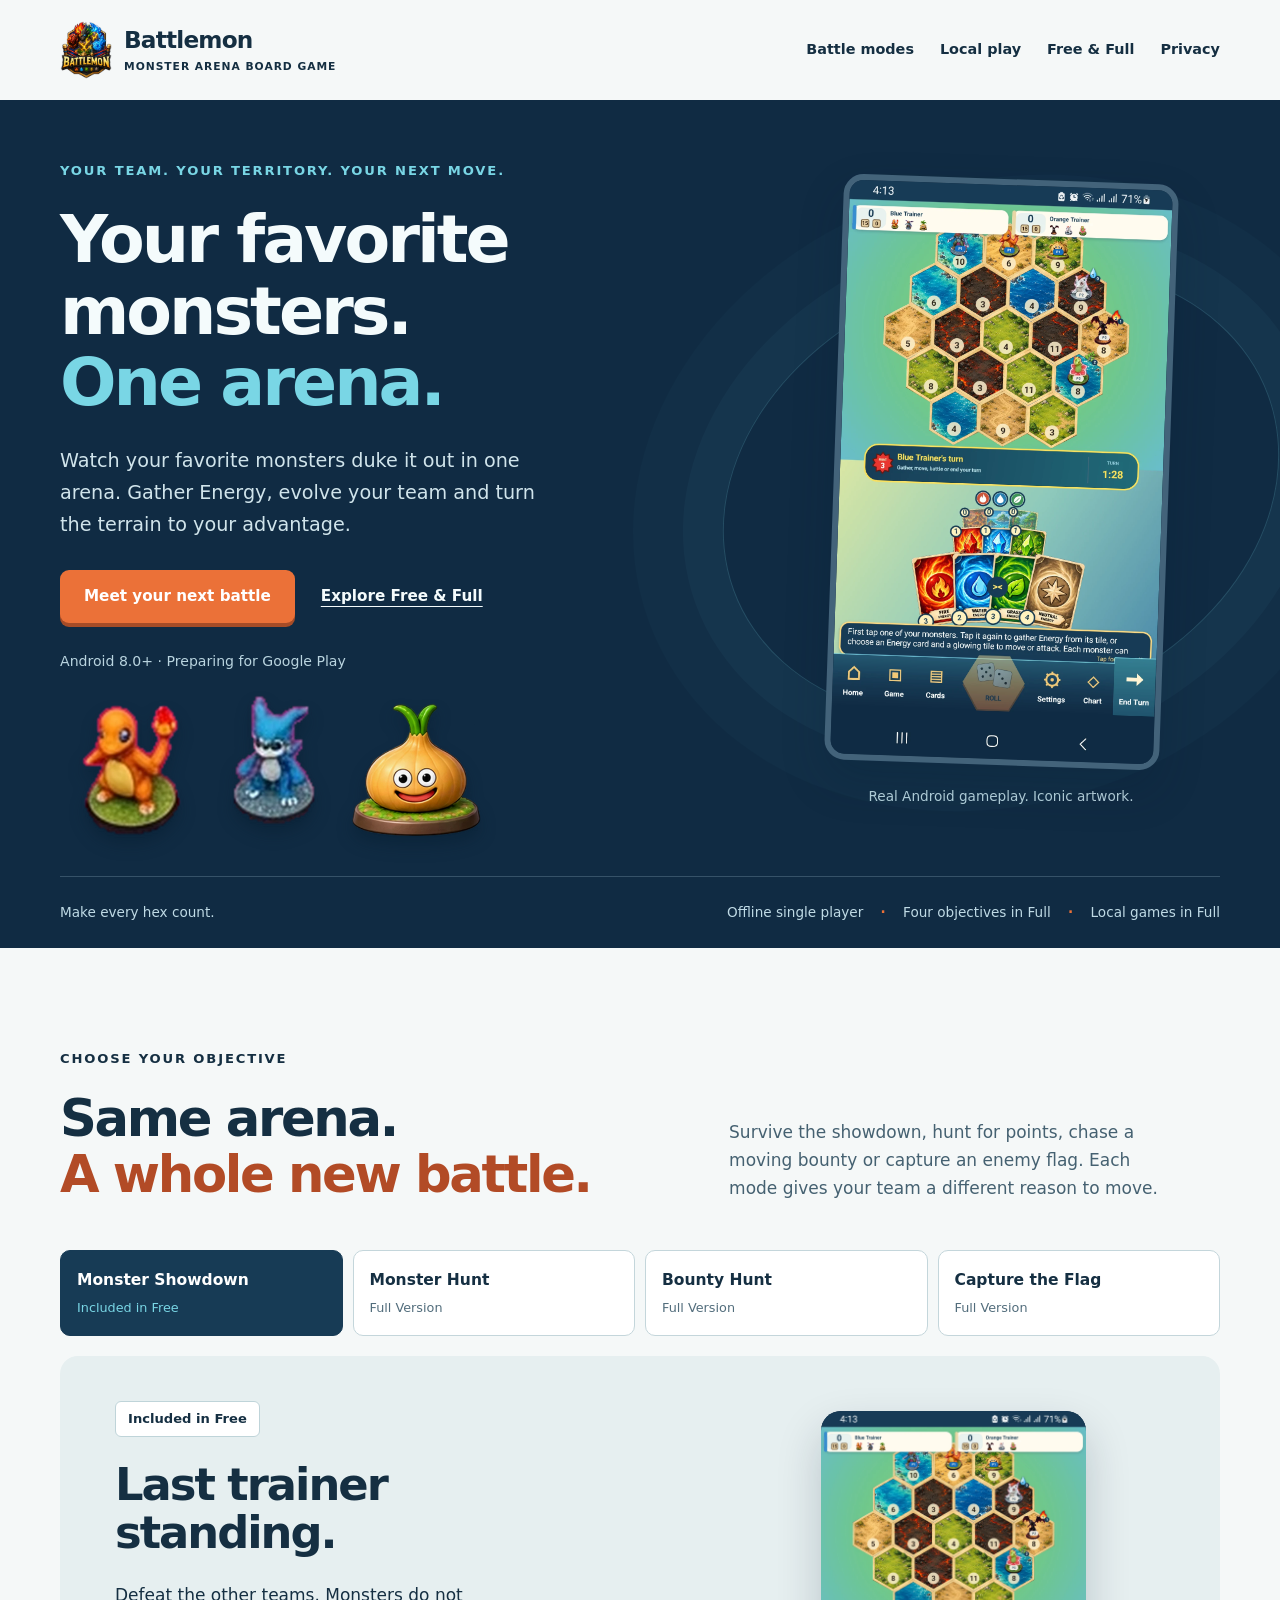
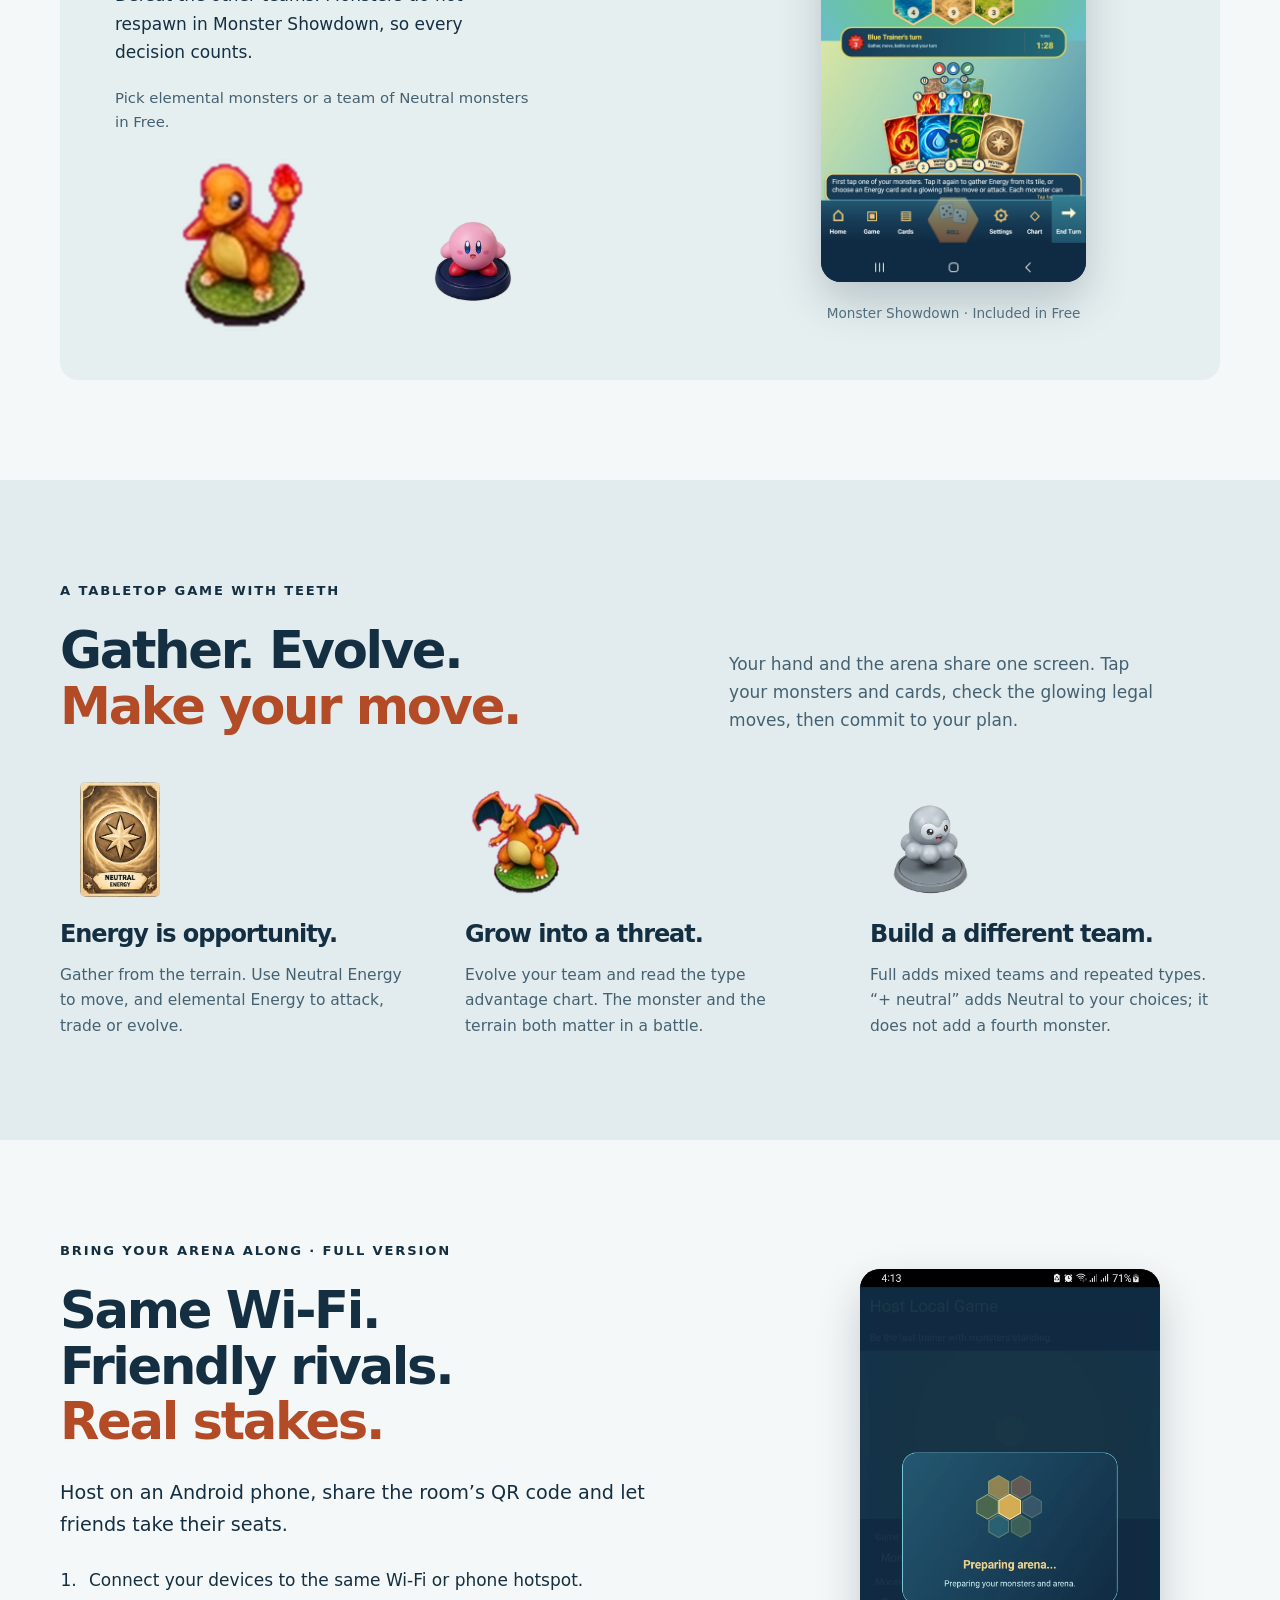
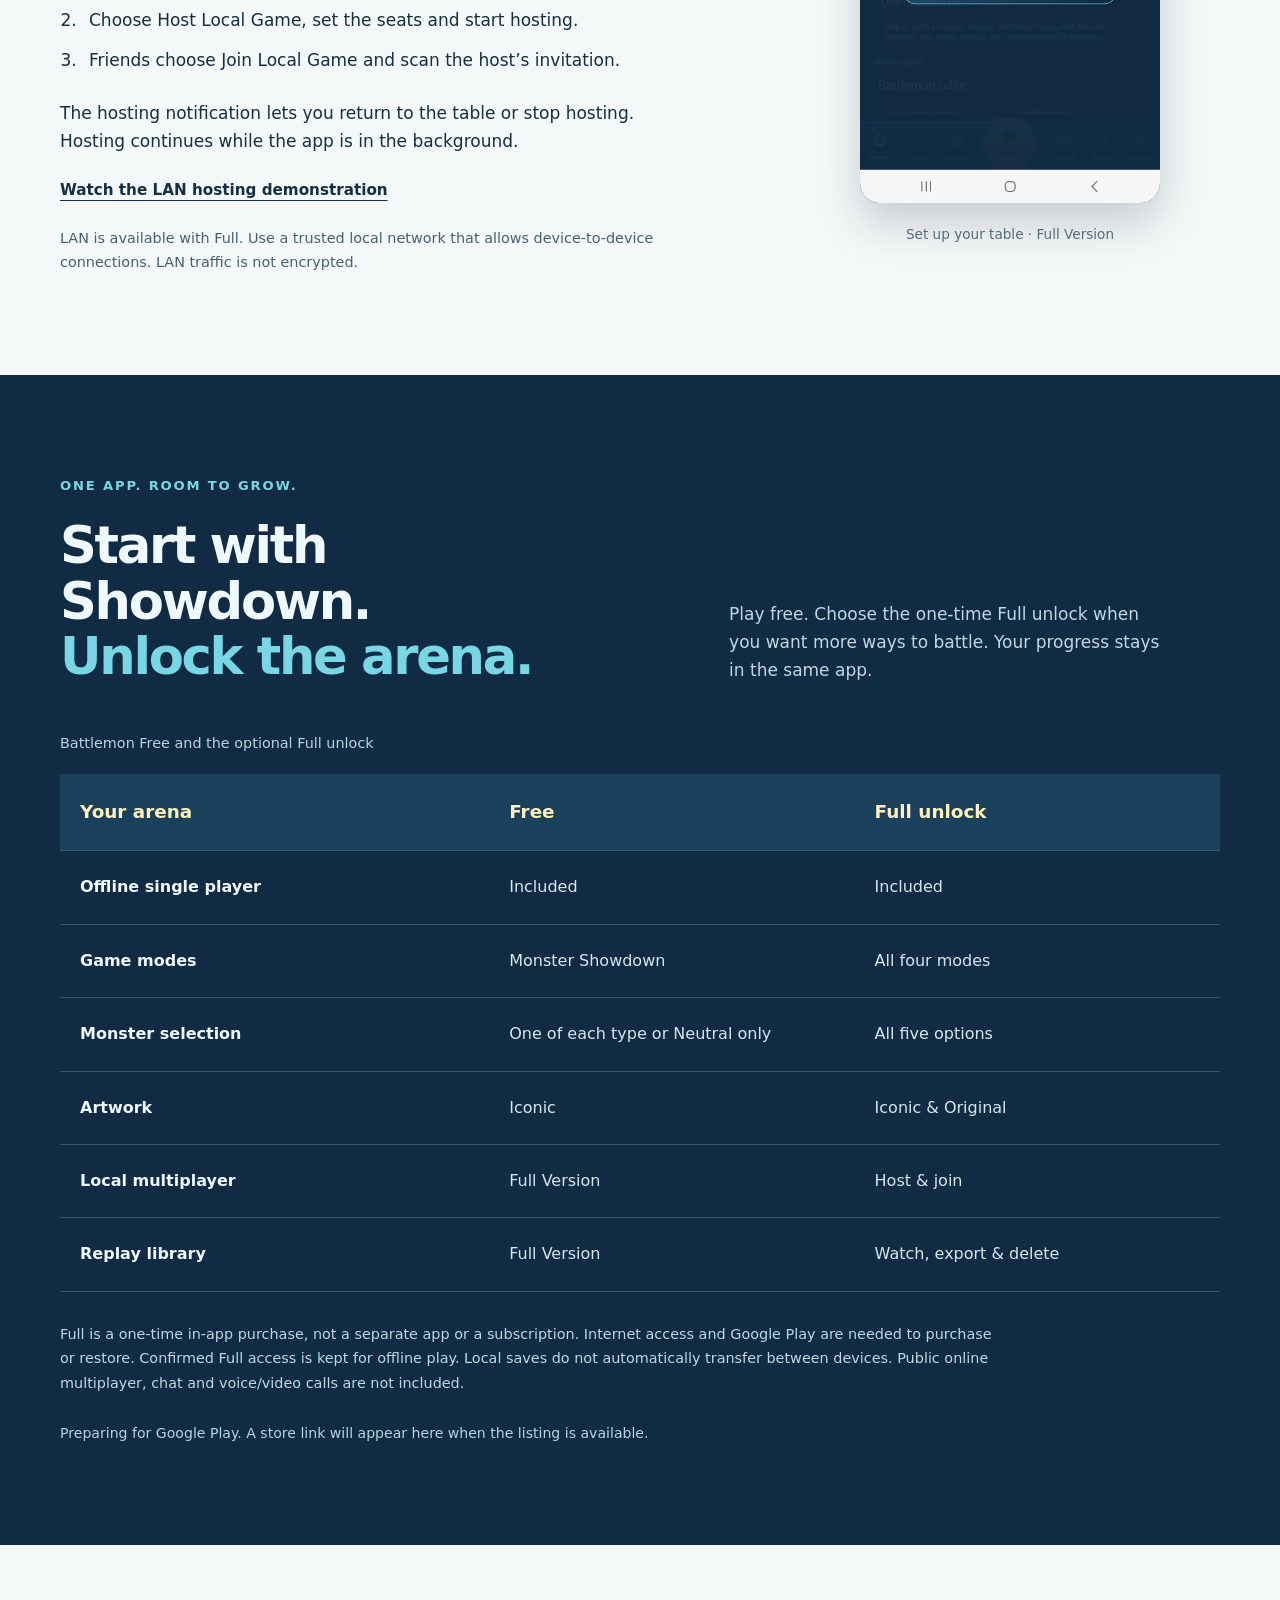
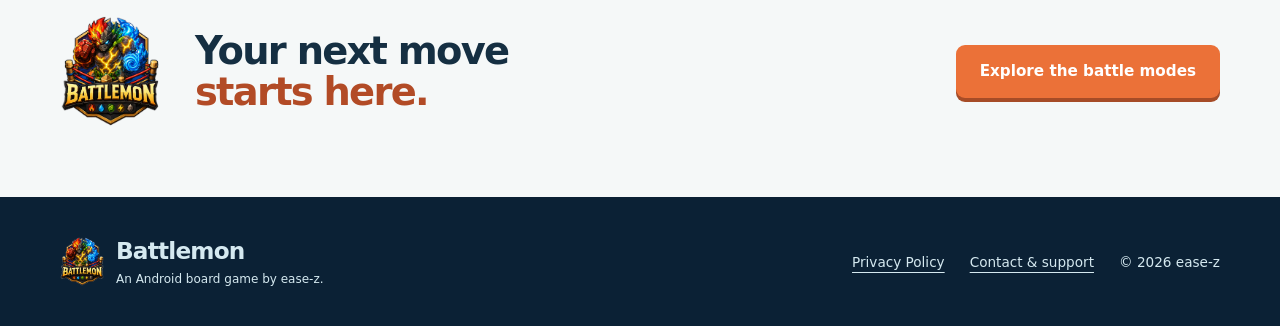
<file: index.html>
<!doctype html>
<html lang="en">
<head>
  <meta charset="utf-8"><meta name="viewport" content="width=device-width,initial-scale=1">
  <meta name="theme-color" content="#102b43">
  <meta name="description" content="Watch your favorite monsters duke it out in Battlemon, the monster arena board game for Android. Play Monster Showdown free, or unlock four battle modes, more team choices and local multiplayer.">
  <title>Battlemon — Monster Arena Board Game</title>
  <link rel="icon" href="assets/logo.png"><link rel="stylesheet" href="styles.css"><script src="script.js" defer></script>
</head>
<body>
  <a class="skip" href="#main">Skip to content</a>
  <header class="header wrap">
    <a class="brand" href="./"><img src="assets/logo.png" width="52" height="52" alt=""><span>Battlemon<small>MONSTER ARENA BOARD GAME</small></span></a>
    <nav aria-label="Main navigation"><a href="#battle-modes">Battle modes</a><a href="#local-play">Local play</a><a href="#free-full">Free &amp; Full</a><a href="privacy/">Privacy</a></nav>
  </header>
  <main id="main">
    <section class="hero"><div class="wrap hero-grid">
      <div class="hero-copy"><p class="eyebrow">YOUR TEAM. YOUR TERRITORY. YOUR NEXT MOVE.</p><h1>Your favorite monsters.<br><em>One arena.</em></h1>
        <p class="lead">Watch your favorite monsters duke it out in one arena. Gather Energy, evolve your team and turn the terrain to your advantage.</p>
        <div class="actions"><a class="button" href="#battle-modes">Meet your next battle</a><a class="text-link" href="#free-full">Explore Free &amp; Full</a></div>
        <p class="availability">Android 8.0+ · Preparing for Google Play</p>
        <div class="monster-lineup" aria-label="Charmander, V-mon and Onion"><img src="assets/fire.webp" width="156" height="156" alt="Charmander"><img src="assets/water.webp" width="156" height="156" alt="V-mon"><img src="assets/grass.webp" width="156" height="156" alt="Onion"></div>
      </div>
      <figure class="hero-screen"><div class="orbit" aria-hidden="true"></div><button class="screen-button" data-preview="assets/showdown.webp" data-caption="Monster Showdown · Included in Free · Sample Android game" aria-label="Enlarge Monster Showdown screenshot"><img src="assets/showdown.webp" width="1080" height="1920" alt="Battlemon on Android showing monsters on elemental hexes, Energy cards and bottom navigation" fetchpriority="high"></button><figcaption>Real Android gameplay. Iconic artwork.</figcaption></figure>
    </div><div class="hero-footer wrap"><span>Make every hex count.</span><span>Offline single player <b>·</b> Four objectives in Full <b>·</b> Local games in Full</span></div></section>

    <section class="wrap section" id="battle-modes" aria-labelledby="modes-title">
      <div class="section-heading"><div><p class="eyebrow">CHOOSE YOUR OBJECTIVE</p><h2 id="modes-title">Same arena.<br><em>A whole new battle.</em></h2></div><p>Survive the showdown, hunt for points, chase a moving bounty or capture an enemy flag. Each mode gives your team a different reason to move.</p></div>
      <div class="tabs" role="tablist" aria-label="Battle modes">
        <button id="tab-showdown" role="tab" aria-selected="true" aria-controls="mode-panel" data-mode="showdown">Monster Showdown<small>Included in Free</small></button>
        <button id="tab-hunt" role="tab" aria-selected="false" aria-controls="mode-panel" tabindex="-1" data-mode="hunt">Monster Hunt<small>Full Version</small></button>
        <button id="tab-bounty" role="tab" aria-selected="false" aria-controls="mode-panel" tabindex="-1" data-mode="bounty">Bounty Hunt<small>Full Version</small></button>
        <button id="tab-flags" role="tab" aria-selected="false" aria-controls="mode-panel" tabindex="-1" data-mode="flags">Capture the Flag<small>Full Version</small></button>
      </div>
      <div class="mode-panel" id="mode-panel" role="tabpanel" aria-labelledby="tab-showdown">
        <div class="mode-copy"><span class="tag" id="mode-access">Included in Free</span><h3 id="mode-name">Last trainer standing.</h3><p id="mode-description">Defeat the other teams. Monsters do not respawn in Monster Showdown, so every decision counts.</p><p class="mode-tip" id="mode-tip">Pick elemental monsters or a team of Neutral monsters in Free.</p><div class="mode-art"><img id="mode-monster" src="assets/fire.webp" width="200" height="200" alt="Fire monster"><img id="mode-token" src="assets/neutral.webp" width="136" height="136" alt="Neutral monster"></div></div>
        <figure class="mode-screen"><button id="mode-preview" class="screen-button" data-preview="assets/showdown.webp" data-caption="Monster Showdown · Included in Free · Sample Android game" aria-label="Enlarge selected battle mode"><img id="mode-image" src="assets/showdown.webp" width="1080" height="1920" alt="Monster Showdown sample game on Android" loading="lazy"></button><figcaption id="mode-caption">Monster Showdown · Included in Free</figcaption></figure>
      </div>
    </section>

    <section class="play-loop"><div class="wrap section"><div class="section-heading"><div><p class="eyebrow">A TABLETOP GAME WITH TEETH</p><h2>Gather. Evolve.<br><em>Make your move.</em></h2></div><p>Your hand and the arena share one screen. Tap your monsters and cards, check the glowing legal moves, then commit to your plan.</p></div>
      <div class="steps"><article><img src="assets/energy.webp" width="88" height="122" alt="Neutral Energy card" loading="lazy"><h3>Energy is opportunity.</h3><p>Gather from the terrain. Use Neutral Energy to move, and elemental Energy to attack, trade or evolve.</p></article><article><img src="assets/evolved.webp" width="122" height="122" alt="Charizard" loading="lazy"><h3>Grow into a threat.</h3><p>Evolve your team and read the type advantage chart. The monster and the terrain both matter in a battle.</p></article><article><img src="assets/team-neutral.webp" width="122" height="122" alt="Neutral monster" loading="lazy"><h3>Build a different team.</h3><p>Full adds mixed teams and repeated types. “+ neutral” adds Neutral to your choices; it does not add a fourth monster.</p></article></div>
    </div></section>

    <section class="wrap section lan-grid" id="local-play" aria-labelledby="lan-title">
      <div><p class="eyebrow">BRING YOUR ARENA ALONG · FULL VERSION</p><h2 id="lan-title">Same Wi-Fi.<br>Friendly rivals.<br><em>Real stakes.</em></h2><p class="lead">Host on an Android phone, share the room’s QR code and let friends take their seats.</p><ol class="lan-steps"><li>Connect your devices to the same Wi-Fi or phone hotspot.</li><li>Choose Host Local Game, set the seats and start hosting.</li><li>Friends choose Join Local Game and scan the host’s invitation.</li></ol><p>The hosting notification lets you return to the table or stop hosting. Hosting continues while the app is in the background.</p><a class="text-link" href="review/">Watch the LAN hosting demonstration</a><p class="fine">LAN is available with Full. Use a trusted local network that allows device-to-device connections. LAN traffic is not encrypted.</p></div>
      <figure class="lan-screen"><button class="screen-button" data-preview="assets/lan.webp" data-caption="Host Local Game · Full Version · Android setup" aria-label="Enlarge LAN setup screenshot"><img src="assets/lan.webp" width="1080" height="1920" alt="Battlemon Android Host Local Game setup" loading="lazy"></button><figcaption>Set up your table · Full Version</figcaption></figure>
    </section>

    <section class="editions section" id="free-full" aria-labelledby="editions-title"><div class="wrap"><div class="section-heading"><div><p class="eyebrow">ONE APP. ROOM TO GROW.</p><h2 id="editions-title">Start with Showdown.<br><em>Unlock the arena.</em></h2></div><p>Play free. Choose the one-time Full unlock when you want more ways to battle. Your progress stays in the same app.</p></div>
      <div class="table-scroll"><table><caption>Battlemon Free and the optional Full unlock</caption><thead><tr><th scope="col">Your arena</th><th scope="col">Free</th><th scope="col">Full unlock</th></tr></thead><tbody>
        <tr><th scope="row">Offline single player</th><td>Included</td><td>Included</td></tr>
        <tr><th scope="row">Game modes</th><td>Monster Showdown</td><td>All four modes</td></tr>
        <tr><th scope="row">Monster selection</th><td>One of each type or Neutral only</td><td>All five options</td></tr>
        <tr><th scope="row">Artwork</th><td>Iconic</td><td>Iconic &amp; Original</td></tr>
        <tr><th scope="row">Local multiplayer</th><td>Full Version</td><td>Host &amp; join</td></tr>
        <tr><th scope="row">Replay library</th><td>Full Version</td><td>Watch, export &amp; delete</td></tr>
      </tbody></table></div>
      <p class="fine">Full is a one-time in-app purchase, not a separate app or a subscription. Internet access and Google Play are needed to purchase or restore. Confirmed Full access is kept for offline play. Local saves do not automatically transfer between devices. Public online multiplayer, chat and voice/video calls are not included.</p>
      <p class="availability">Preparing for Google Play. A store link will appear here when the listing is available.</p>
    </div></section>
    <section class="closing wrap"><img src="assets/logo.png" width="100" height="100" alt="Battlemon logo" loading="lazy"><h2>Your next move<br><em>starts here.</em></h2><a class="button" href="#battle-modes">Explore the battle modes</a></section>
  </main>
  <footer><div class="wrap footer-inner"><div class="brand"><img src="assets/logo.png" width="44" height="44" alt=""><span>Battlemon<small>An Android board game by ease-z.</small></span></div><div><a href="privacy/">Privacy Policy</a><a href="mailto:mark.prosoftphils@gmail.com">Contact &amp; support</a><span>© 2026 ease-z</span></div></div></footer>
  <dialog id="screenshot-dialog" aria-labelledby="screenshot-caption"><div class="dialog-header"><p id="screenshot-caption"></p><button id="close-preview" aria-label="Close screenshot">Close</button></div><img id="screenshot-full" alt=""></dialog>
</body>
</html>
</file>
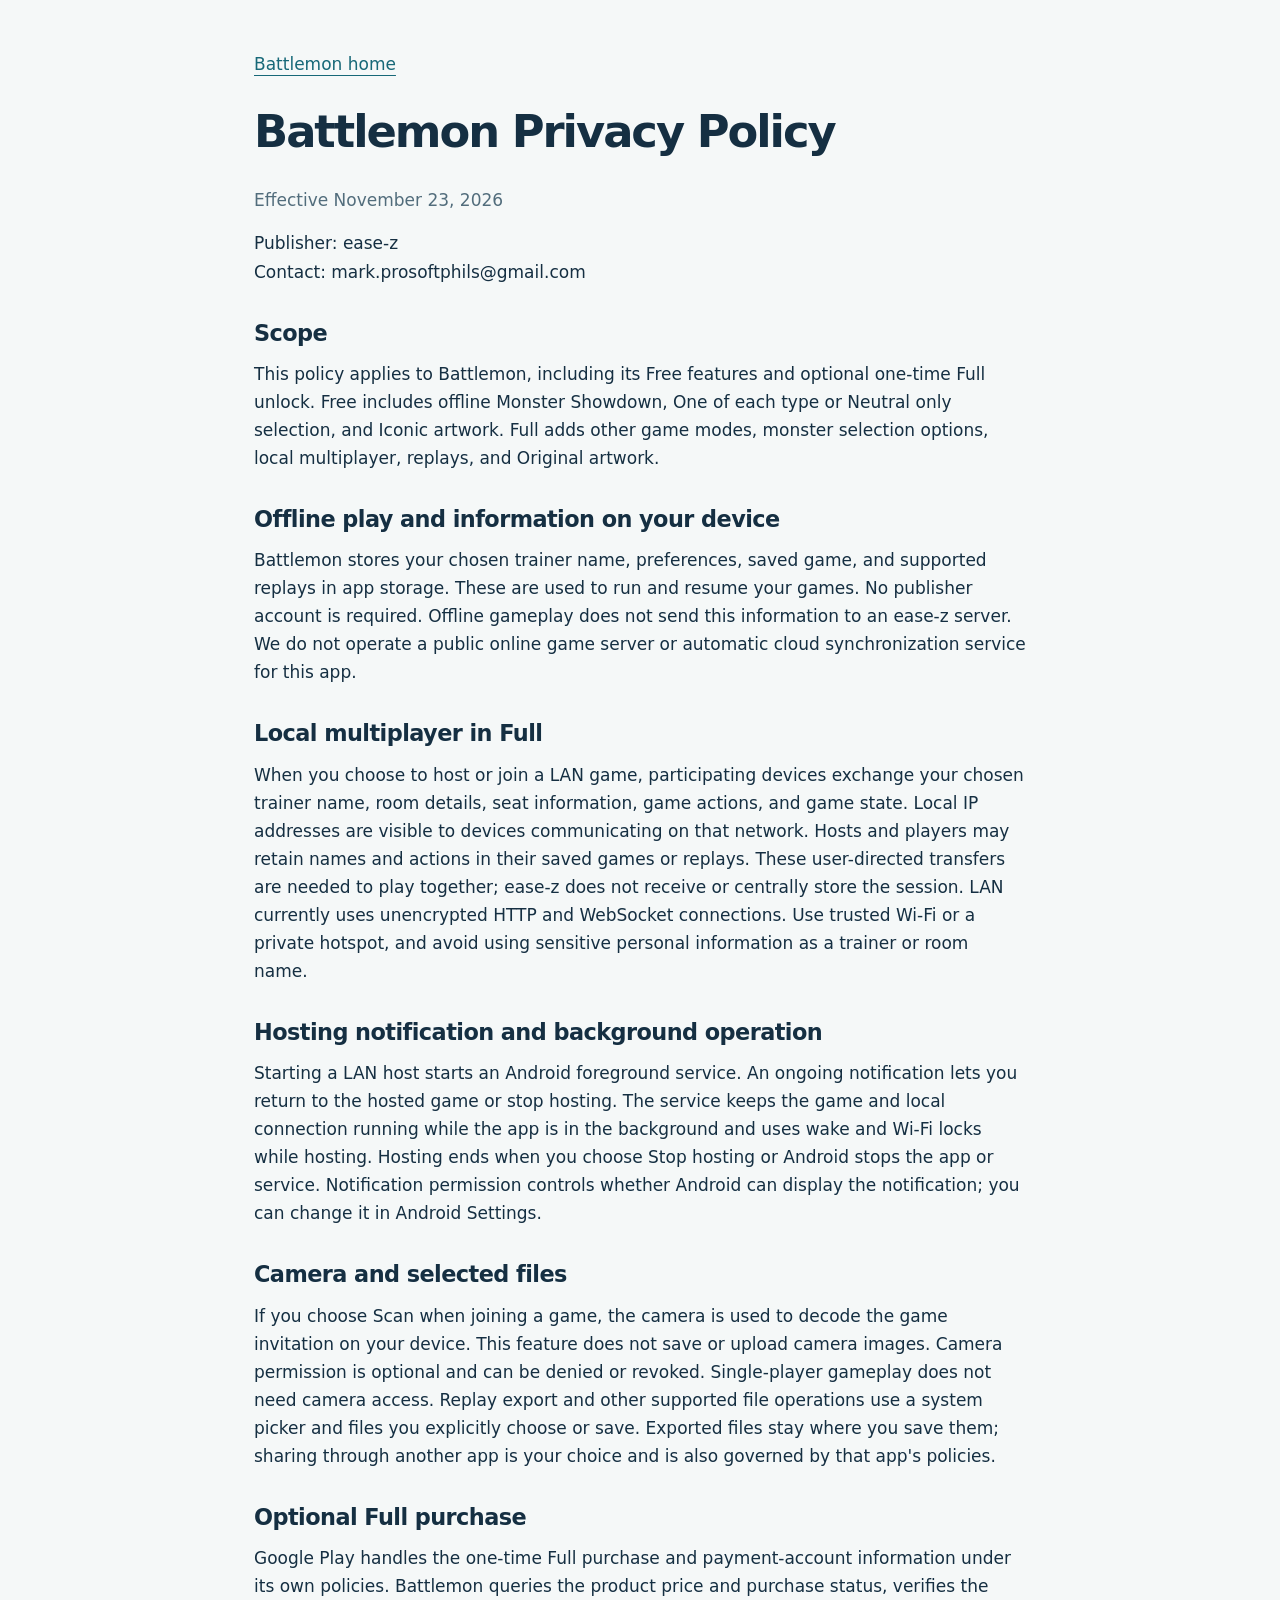
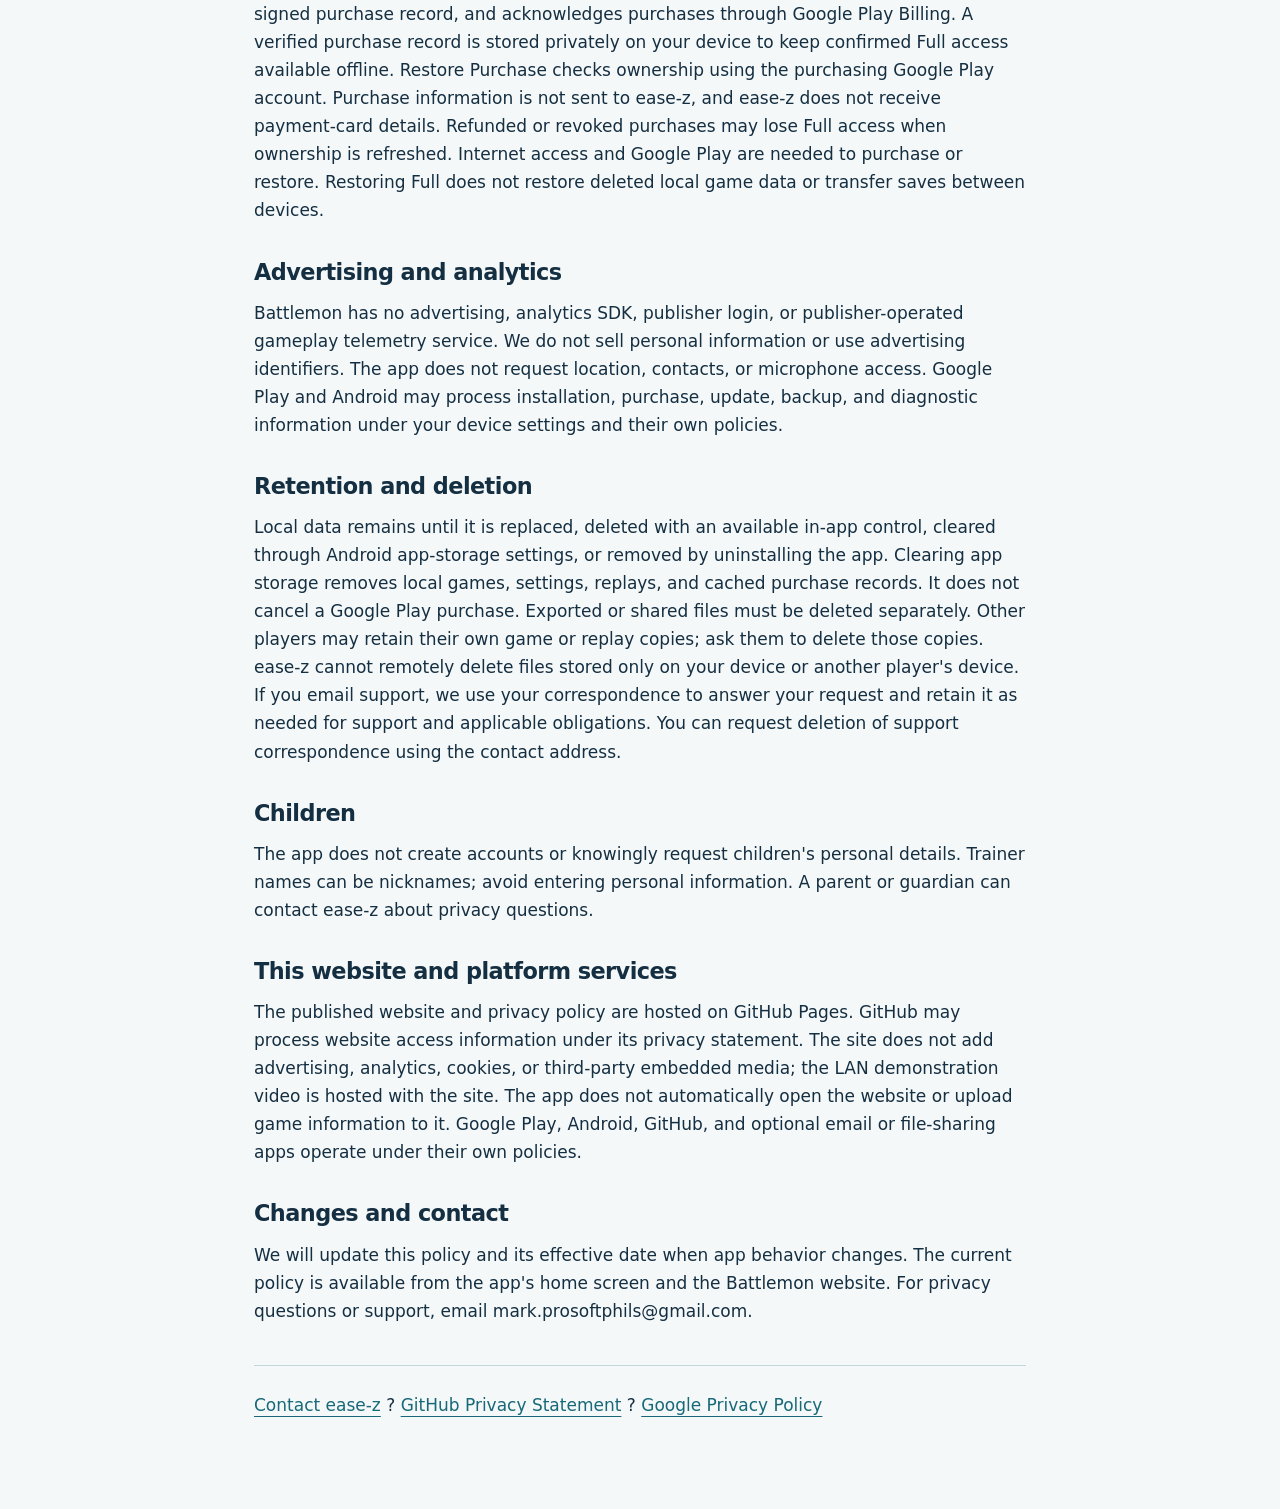
<file: privacy/index.html>
<!doctype html><html lang="en"><head><meta charset="utf-8"><meta name="viewport" content="width=device-width,initial-scale=1"><meta name="theme-color" content="#102b43"><meta name="description" content="Battlemon privacy policy for Free features and the optional Full unlock, published by ease-z."><title>Battlemon Privacy Policy ? ease-z</title><link rel="icon" href="../assets/logo.png"><link rel="stylesheet" href="../styles.css"></head><body><main class="policy"><nav><a href="../">Battlemon home</a></nav><h1>Battlemon Privacy Policy</h1><p class="meta">Effective November 23, 2026</p><p>Publisher: ease-z<br>Contact: mark.prosoftphils@gmail.com</p><section><h2>Scope</h2><p>This policy applies to Battlemon, including its Free features and optional one-time Full unlock. Free includes offline Monster Showdown, One of each type or Neutral only selection, and Iconic artwork. Full adds other game modes, monster selection options, local multiplayer, replays, and Original artwork.</p></section><section><h2>Offline play and information on your device</h2><p>Battlemon stores your chosen trainer name, preferences, saved game, and supported replays in app storage. These are used to run and resume your games. No publisher account is required. Offline gameplay does not send this information to an ease-z server. We do not operate a public online game server or automatic cloud synchronization service for this app.</p></section><section><h2>Local multiplayer in Full</h2><p>When you choose to host or join a LAN game, participating devices exchange your chosen trainer name, room details, seat information, game actions, and game state. Local IP addresses are visible to devices communicating on that network. Hosts and players may retain names and actions in their saved games or replays. These user-directed transfers are needed to play together; ease-z does not receive or centrally store the session. LAN currently uses unencrypted HTTP and WebSocket connections. Use trusted Wi-Fi or a private hotspot, and avoid using sensitive personal information as a trainer or room name.</p></section><section><h2>Hosting notification and background operation</h2><p>Starting a LAN host starts an Android foreground service. An ongoing notification lets you return to the hosted game or stop hosting. The service keeps the game and local connection running while the app is in the background and uses wake and Wi-Fi locks while hosting. Hosting ends when you choose Stop hosting or Android stops the app or service. Notification permission controls whether Android can display the notification; you can change it in Android Settings.</p></section><section><h2>Camera and selected files</h2><p>If you choose Scan when joining a game, the camera is used to decode the game invitation on your device. This feature does not save or upload camera images. Camera permission is optional and can be denied or revoked. Single-player gameplay does not need camera access. Replay export and other supported file operations use a system picker and files you explicitly choose or save. Exported files stay where you save them; sharing through another app is your choice and is also governed by that app&#x27;s policies.</p></section><section><h2>Optional Full purchase</h2><p>Google Play handles the one-time Full purchase and payment-account information under its own policies. Battlemon queries the product price and purchase status, verifies the signed purchase record, and acknowledges purchases through Google Play Billing. A verified purchase record is stored privately on your device to keep confirmed Full access available offline. Restore Purchase checks ownership using the purchasing Google Play account. Purchase information is not sent to ease-z, and ease-z does not receive payment-card details. Refunded or revoked purchases may lose Full access when ownership is refreshed. Internet access and Google Play are needed to purchase or restore. Restoring Full does not restore deleted local game data or transfer saves between devices.</p></section><section><h2>Advertising and analytics</h2><p>Battlemon has no advertising, analytics SDK, publisher login, or publisher-operated gameplay telemetry service. We do not sell personal information or use advertising identifiers. The app does not request location, contacts, or microphone access. Google Play and Android may process installation, purchase, update, backup, and diagnostic information under your device settings and their own policies.</p></section><section><h2>Retention and deletion</h2><p>Local data remains until it is replaced, deleted with an available in-app control, cleared through Android app-storage settings, or removed by uninstalling the app. Clearing app storage removes local games, settings, replays, and cached purchase records. It does not cancel a Google Play purchase. Exported or shared files must be deleted separately. Other players may retain their own game or replay copies; ask them to delete those copies. ease-z cannot remotely delete files stored only on your device or another player&#x27;s device. If you email support, we use your correspondence to answer your request and retain it as needed for support and applicable obligations. You can request deletion of support correspondence using the contact address.</p></section><section><h2>Children</h2><p>The app does not create accounts or knowingly request children&#x27;s personal details. Trainer names can be nicknames; avoid entering personal information. A parent or guardian can contact ease-z about privacy questions.</p></section><section><h2>This website and platform services</h2><p>The published website and privacy policy are hosted on GitHub Pages. GitHub may process website access information under its privacy statement. The site does not add advertising, analytics, cookies, or third-party embedded media; the LAN demonstration video is hosted with the site. The app does not automatically open the website or upload game information to it. Google Play, Android, GitHub, and optional email or file-sharing apps operate under their own policies.</p></section><section><h2>Changes and contact</h2><p>We will update this policy and its effective date when app behavior changes. The current policy is available from the app&#x27;s home screen and the Battlemon website. For privacy questions or support, email mark.prosoftphils@gmail.com.</p></section><footer><a href="mailto:mark.prosoftphils@gmail.com">Contact ease-z</a> ? <a href="https://docs.github.com/en/site-policy/privacy-policies/github-general-privacy-statement">GitHub Privacy Statement</a> ? <a href="https://policies.google.com/privacy">Google Privacy Policy</a></footer></main></body></html>
</file>
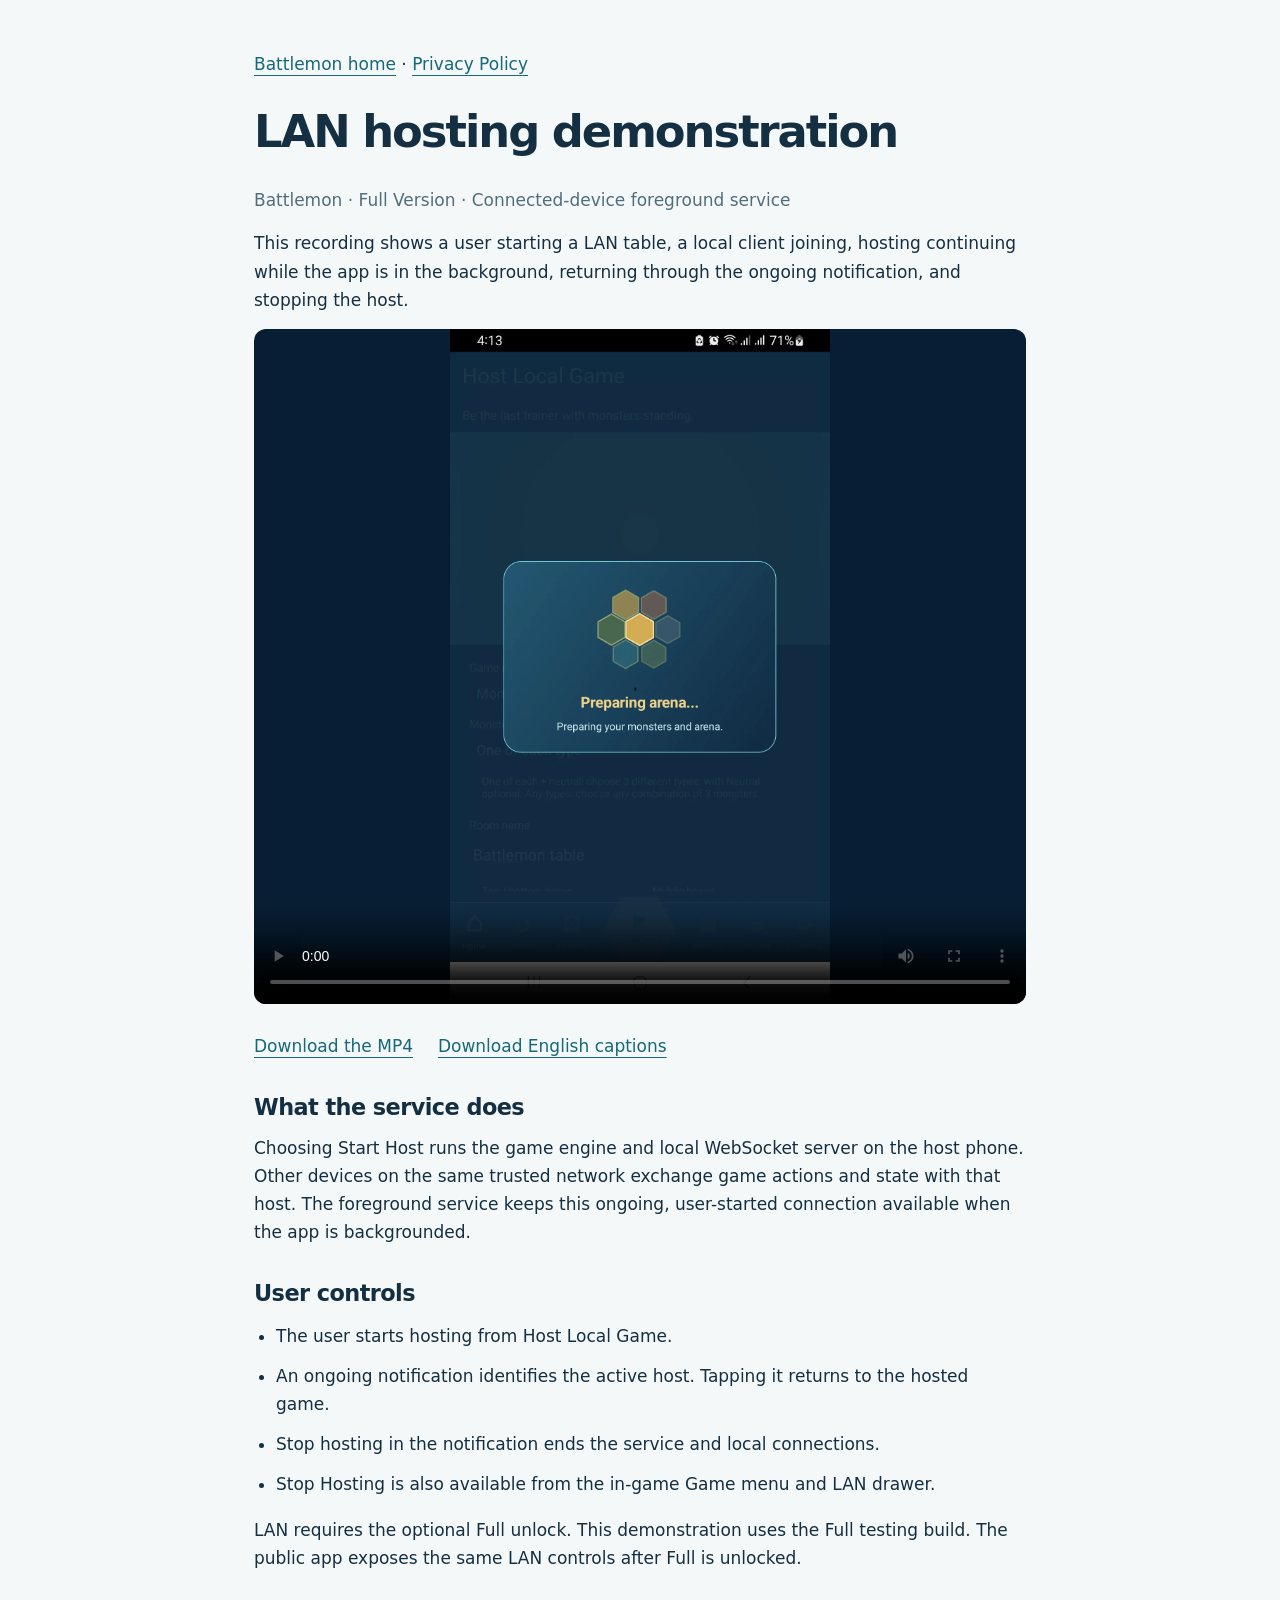
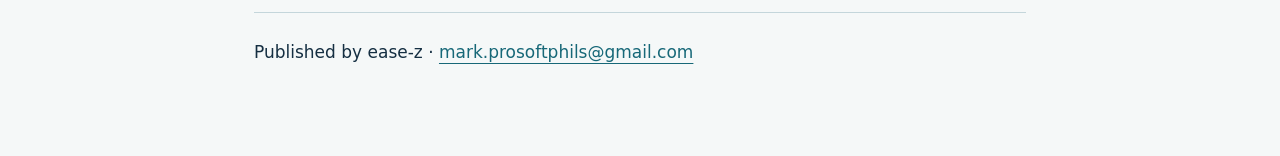
<file: review/index.html>
<!doctype html><html lang="en"><head><meta charset="utf-8"><meta name="viewport" content="width=device-width,initial-scale=1"><meta name="theme-color" content="#102b43"><meta name="robots" content="noindex"><meta name="description" content="Battlemon LAN hosting demonstration for the connected-device foreground service."><title>Battlemon — LAN hosting demonstration</title><link rel="icon" href="../assets/logo.png"><link rel="stylesheet" href="../styles.css"></head><body><main class="policy"><nav><a href="../">Battlemon home</a> · <a href="../privacy/">Privacy Policy</a></nav><h1>LAN hosting demonstration</h1><p class="meta">Battlemon · Full Version · Connected-device foreground service</p><p>This recording shows a user starting a LAN table, a local client joining, hosting continuing while the app is in the background, returning through the ongoing notification, and stopping the host.</p><video class="review-video" controls preload="metadata" playsinline poster="../assets/lan.webp"><source src="../assets/lan-host-demo.mp4" type="video/mp4"><track kind="captions" src="lan-host-demo.vtt" srclang="en" label="English">Your browser does not support embedded video. Use the download link below.</video><div class="review-links"><a href="../assets/lan-host-demo.mp4" download>Download the MP4</a><a href="lan-host-demo.vtt" download>Download English captions</a></div><h2>What the service does</h2><p>Choosing Start Host runs the game engine and local WebSocket server on the host phone. Other devices on the same trusted network exchange game actions and state with that host. The foreground service keeps this ongoing, user-started connection available when the app is backgrounded.</p><h2>User controls</h2><ul class="review-notes"><li>The user starts hosting from Host Local Game.</li><li>An ongoing notification identifies the active host. Tapping it returns to the hosted game.</li><li>Stop hosting in the notification ends the service and local connections.</li><li>Stop Hosting is also available from the in-game Game menu and LAN drawer.</li></ul><p>LAN requires the optional Full unlock. This demonstration uses the Full testing build. The public app exposes the same LAN controls after Full is unlocked.</p><footer>Published by ease-z · <a href="mailto:mark.prosoftphils@gmail.com">mark.prosoftphils@gmail.com</a></footer></main></body></html>
</file>
<file: styles.css>
:root{--navy:#102b43;--panel:#173b55;--teal:#79d6e5;--orange:#eb7138;--cream:#fff1bd;--ink:#152f42;--paper:#f5f8f8;--line:#c4d6db}
*{box-sizing:border-box}html{scroll-behavior:smooth;scroll-padding-top:2rem}body{margin:0;font:17px/1.65 system-ui,-apple-system,"Segoe UI",sans-serif;background:var(--paper);color:var(--ink)}button,a{-webkit-tap-highlight-color:transparent}a{color:inherit;text-underline-offset:5px}button{font:inherit;cursor:pointer}img{display:block;max-width:100%;height:auto}h1,h2,h3,p,figure{margin:0}h1,h2,h3{line-height:1.08;letter-spacing:-.045em}h1{font-size:clamp(3.2rem,5.2vw,5.2rem)}h2{font-size:clamp(2.4rem,4vw,4rem)}h3{font-size:2rem}em{font-style:normal;color:#b24b26}.wrap{width:min(1160px,calc(100% - 64px));margin-inline:auto}.section{padding-block:100px}.eyebrow{font-size:.82rem;letter-spacing:.14em;font-weight:800;margin-bottom:22px}.lead{font-size:1.2rem;line-height:1.65}.fine{font-size:.9rem;line-height:1.7;color:#456171}.skip{position:absolute;top:-80px;background:white;color:var(--navy);padding:10px;z-index:10}.skip:focus{top:8px}a:focus-visible,button:focus-visible{outline:3px solid #dd6e36;outline-offset:5px}.header{min-height:100px;display:flex;align-items:center;justify-content:space-between;gap:24px}.brand{display:flex;align-items:center;gap:12px;text-decoration:none;font-size:1.45rem;font-weight:850;line-height:1.2;letter-spacing:-.035em}.brand small{display:block;letter-spacing:.09em;font-size:.67rem;font-weight:650;margin-top:7px}.header nav{display:flex;gap:26px;font-size:.9rem;font-weight:650}.header nav a{text-decoration:none}.header nav a:hover{text-decoration:underline}.hero{background:var(--navy);color:#f4fbfc;overflow:hidden;position:relative}.hero em{color:var(--teal)}.hero-grid{display:grid;grid-template-columns:1.2fr .8fr;gap:65px;align-items:center;padding-block:60px 50px}.hero .eyebrow{color:var(--teal)}.hero-copy>.lead{max-width:510px;margin-block:26px 30px;color:#d0e4eb}.actions{display:flex;align-items:center;gap:26px;flex-wrap:wrap}.button{display:inline-block;background:var(--orange);color:#fff;border:0;border-radius:9px;padding:14px 24px;text-decoration:none;font-size:.95rem;font-weight:750;box-shadow:0 4px 0 #a64c27}.button:hover{background:#d8612e}.text-link{font-size:.95rem;font-weight:700}.availability{font-size:.88rem;margin-top:27px;color:#b9d4df}.monster-lineup{display:flex;align-items:flex-end;margin:25px 0 -15px;max-width:460px}.monster-lineup img{width:31%;aspect-ratio:1;object-fit:contain;filter:drop-shadow(0 10px 8px #051b2c66)}.monster-lineup img:nth-child(2){transform:translateY(-10px)}.hero-screen{position:relative;width:100%;max-width:335px;justify-self:center}.screen-button{border:0;padding:0;background:var(--navy);border-radius:20px;overflow:hidden;box-shadow:0 20px 45px #071e3433;display:block;width:100%}.screen-button img{width:100%;height:auto}.hero-screen .screen-button{position:relative;border:6px solid #43637a;transform:rotate(2deg)}.orbit{position:absolute;inset:15% -35%;border:1px solid #79d6e533;border-radius:50%;transform:rotate(-20deg);box-shadow:0 0 0 40px #79d6e508,0 0 0 90px #79d6e505}figcaption{font-size:.85rem;margin-top:20px;text-align:center;color:#526d7c}.hero figcaption{color:#b9d4df}.hero-footer{border-top:1px solid #365268;display:flex;gap:20px;justify-content:space-between;padding-block:24px;font-size:.85rem;color:#bfdae5}.hero-footer b{margin:0 13px;color:var(--orange)}.section-heading{display:grid;grid-template-columns:1.2fr 1fr;gap:80px;align-items:end;margin-bottom:48px}.section-heading>p{max-width:435px;color:#456171}.tabs{display:grid;grid-template-columns:repeat(4,1fr);gap:10px;margin-bottom:20px}.tabs button{text-align:left;border:1px solid var(--line);border-radius:10px;background:#fff;padding:19px 16px;font-size:.97rem;font-weight:800;line-height:1.35;color:var(--ink)}.tabs button small{display:block;font-size:.8rem;font-weight:500;margin-top:8px;color:#526d7c}.tabs button[aria-selected=true]{background:var(--panel);color:white;border-color:var(--panel)}.tabs button[aria-selected=true] small{color:var(--teal)}.mode-panel{background:#e6eff0;border-radius:18px;padding:45px 55px;display:grid;grid-template-columns:1.15fr .85fr;gap:55px;align-items:center}.tag{display:inline-block;font-size:.82rem;font-weight:750;background:#fff;padding:6px 12px;border:1px solid #bfd4d9;border-radius:6px;margin-bottom:24px}.mode-copy h3{font-size:2.8rem;max-width:360px;margin-bottom:24px}.mode-copy>p{max-width:420px}.mode-tip{font-size:.93rem;color:#456171;margin-top:20px}.mode-art{display:flex;align-items:center;gap:15px;margin-top:20px;min-height:170px}.mode-art img{object-fit:contain;max-height:180px;width:45%}.mode-art img+img{width:30%;max-height:120px}.mode-screen{width:min(100%,265px);justify-self:center}.play-loop{background:#e2ecee}.steps{display:grid;grid-template-columns:repeat(3,1fr);gap:55px}.steps article>img{height:115px;width:120px;object-fit:contain;margin-bottom:25px}.steps h3{font-size:1.5rem;margin-bottom:15px}.steps p{color:#456171;font-size:.97rem}.lan-grid{display:grid;grid-template-columns:1.2fr .8fr;gap:110px;align-items:center}.lan-grid .lead{margin-top:28px}.lan-steps{padding-left:22px;margin-block:25px}.lan-steps li{padding-left:7px;margin-bottom:12px}.lan-grid .text-link{display:inline-block;margin-top:23px}.lan-grid .fine{margin-top:23px}.lan-screen{max-width:300px;justify-self:center}.editions{background:var(--navy);color:#eff8fc}.editions em{color:var(--teal)}.editions .eyebrow{color:var(--teal)}.editions .section-heading>p,.editions .fine{color:#bfd8e3}.table-scroll{overflow:auto}table{border-collapse:collapse;width:100%;text-align:left;font-size:1rem}caption{text-align:left;font-size:.9rem;color:#b9d4df;margin-bottom:18px}th,td{padding:23px 20px;border-bottom:1px solid #36566d;vertical-align:top}thead th{color:var(--cream);background:#1b405b;font-size:1.15rem}tbody th{font-weight:600;width:37%}td{width:31.5%;color:#d4e8ef}.editions .fine{margin-top:30px;max-width:950px}.closing{display:flex;align-items:center;gap:35px;padding-block:70px}.closing h2{font-size:2.4rem}.closing .button{margin-left:auto}footer{background:#0b2135;color:#d5e9f0;padding-block:40px}.footer-inner{display:flex;align-items:center;justify-content:space-between;gap:35px}.footer-inner>div+div{display:flex;gap:25px;font-size:.85rem;flex-wrap:wrap}.footer-inner .brand small{font-size:.75rem;letter-spacing:0;font-weight:400}.footer-inner a{color:#d5e9f0}dialog{padding:20px;background:var(--navy);color:white;border:1px solid var(--teal);border-radius:14px;max-width:min(94vw,700px);max-height:94vh}dialog::backdrop{background:#041421dd}.dialog-header{display:flex;align-items:center;justify-content:space-between;gap:20px;font-size:.9rem;margin-bottom:15px}.dialog-header button{color:white;background:#2b536e;border:1px solid #66889a;border-radius:6px;padding:7px 14px}dialog>img{max-height:78vh;width:auto;margin:auto}.policy{max-width:820px;margin:auto;padding:50px 24px}.policy h1{font-size:2.8rem;margin-block:30px}.policy h2{font-size:1.4rem;margin:35px 0 14px;letter-spacing:-.025em}.policy p{margin-block:15px}.policy a{color:#176878}.policy .meta{color:#526d7c}.policy footer{background:transparent;color:var(--ink);border-top:1px solid var(--line);margin-top:40px;padding-top:25px}.review-video{width:100%;max-height:75vh;background:#071e34;border-radius:12px}.review-links{display:flex;gap:25px;margin-top:20px;flex-wrap:wrap}.review-notes{padding-left:22px}.review-notes li{margin-bottom:12px}
@media(max-width:900px){.wrap{width:calc(100% - 40px)}.header{min-height:90px}.header nav{gap:15px;font-size:.82rem}.brand{font-size:1.25rem}.brand small{font-size:.56rem}.hero-grid{gap:30px}.hero-screen{max-width:270px}.hero h1{font-size:3.7rem}.section{padding-block:70px}.section-heading{gap:35px}.tabs button{padding:15px 12px;font-size:.86rem}.mode-panel{padding:30px;gap:30px}.mode-copy h3{font-size:2.2rem}.lan-grid{gap:45px}.steps{gap:28px}.closing{gap:22px}.closing h2{font-size:2rem}.closing img{width:75px}.footer-inner{align-items:flex-start;flex-direction:column}}
@media(max-width:620px){.header{flex-wrap:wrap;padding-block:18px;gap:18px}.header nav{width:100%;justify-content:space-between;gap:8px;font-size:.8rem}.hero-grid{grid-template-columns:1fr;padding-top:45px;gap:30px}.hero h1{font-size:clamp(2.8rem,10.5vw,4rem)}.hero-copy>.lead{font-size:1.08rem}.eyebrow{font-size:.75rem}.hero-screen{max-width:270px}.monster-lineup{max-width:300px;margin-top:25px}.hero-footer{flex-direction:column;gap:6px;font-size:.75rem}.hero-footer b{margin:0 5px}.section-heading{grid-template-columns:1fr;gap:25px;margin-bottom:30px}.section{padding-block:55px}.tabs{grid-template-columns:repeat(2,1fr)}.tabs button{font-size:.88rem}.mode-panel{grid-template-columns:1fr;padding:28px 20px;gap:25px}.mode-copy h3{font-size:2.35rem}.mode-art{min-height:120px;margin-top:10px}.mode-art img{max-height:140px}.mode-screen{max-width:250px}.steps{grid-template-columns:1fr;gap:40px}.steps article{padding-left:90px;position:relative;min-height:120px}.steps article>img{position:absolute;left:0;top:0;width:70px;height:100px}.steps h3{font-size:1.35rem}.lan-grid{grid-template-columns:1fr;gap:35px}.lan-screen{max-width:260px}table{font-size:.85rem}th,td{padding:16px 10px}thead th{font-size:.95rem}tbody th{width:35%}.closing{flex-wrap:wrap;padding-block:45px}.closing img{width:65px}.closing h2{font-size:2rem}.closing .button{margin-left:0}.footer-inner>div+div{gap:16px;font-size:.8rem}.policy{padding-top:30px}.policy h1{font-size:2.2rem}.dialog-header{font-size:.8rem}.dialog-header button{padding:5px 9px}}
@media(prefers-reduced-motion:reduce){html{scroll-behavior:auto}*{animation:none!important;transition:none!important}}
</file>
